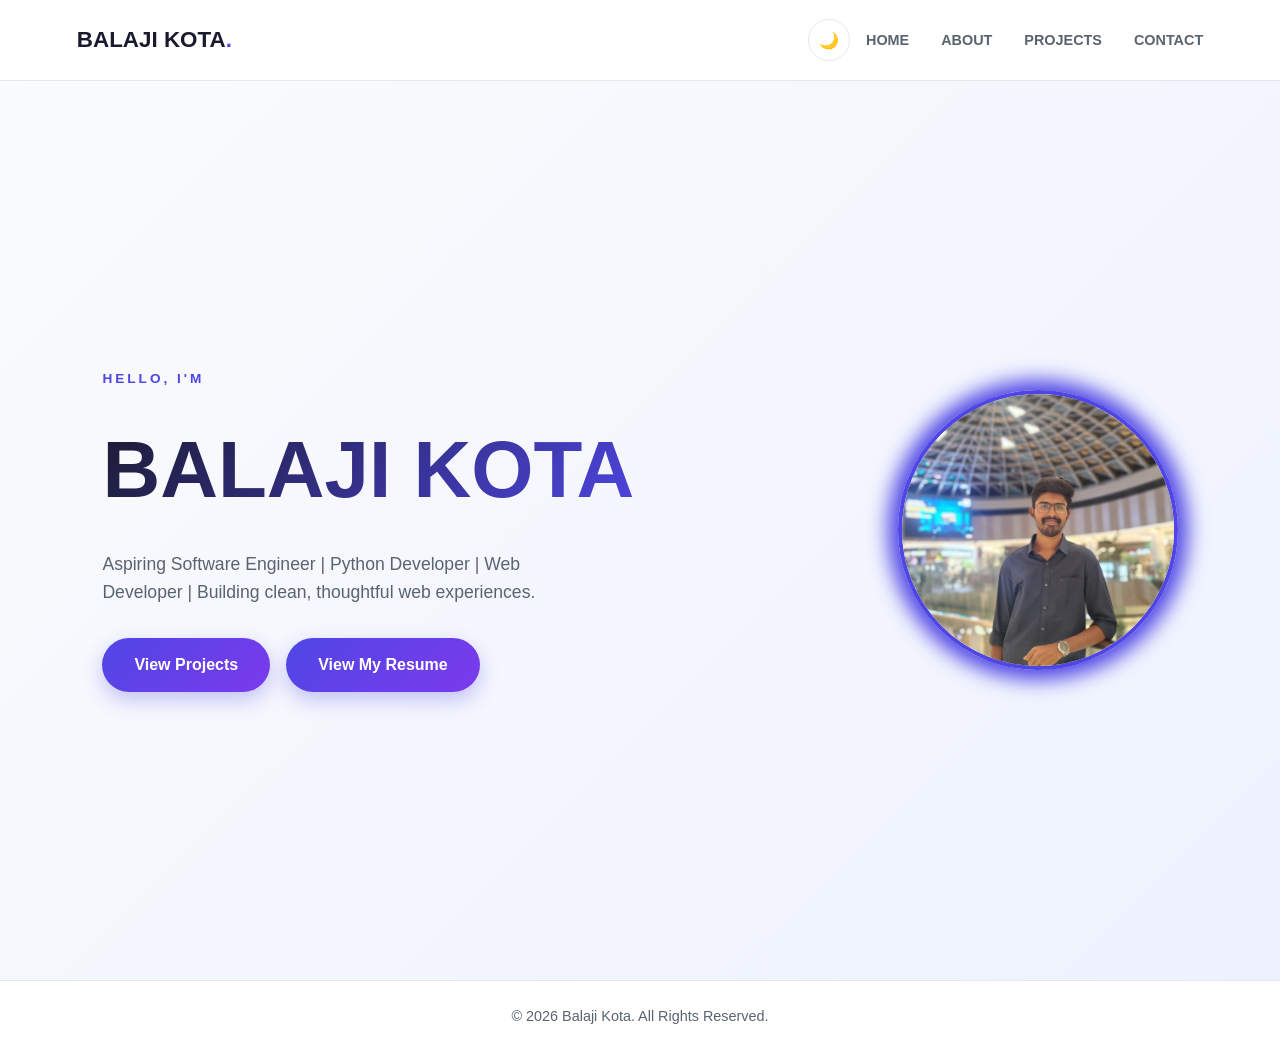
<file: index.html>
<!DOCTYPE html>
<html lang="en">
<head>
  <meta charset="UTF-8" />
  <meta name="viewport" content="width=device-width, initial-scale=1.0" />
  <title>BALAJI KOTA — Portfolio</title>
  <link rel="stylesheet" href="./style.css" />
</head>
<body>
    <!-- Header -->
    <header id="header">
        <div class="logo">BALAJI KOTA<span>.</span></div>
        <div class="header-actions">
            <button class="theme-toggle" id="theme-toggle" type="button" aria-label="Switch to dark mode">
                <span class="theme-icon">🌙</span>
            </button>
            <ul>
                <li><a href="./index.html">HOME</a></li>
                <li><a href="./about.html">ABOUT</a></li>
                <li><a href="./projects.html">PROJECTS</a></li>
                <li><a href="./contact.html">CONTACT</a></li>
            </ul>
        </div>
    </header>

    <!-- Hero -->
    <section id="home" class="hero">
    <div class="hero-content">
        <p class="eyebrow">HELLO, I'M</p>
        <h1>BALAJI KOTA</h1>
        <p class="tagline">Aspiring Software Engineer | Python Developer | Web Developer | Building clean, thoughtful web experiences.</p>
        <div class="hero-buttons">
            <a href="./projects.html" class="btn">View Projects</a>
            <a href="https://drive.google.com/file/d/1kyGY6R2gqptXvsTjLhKB66tDxXclvtXq/view?usp=drive_link" class="btn">View My Resume</a>
        </div>
    </div>
    <div class="hero-image">
        <img src="./Images/My pic.jpeg" alt="Balaji Kota">
    </div>
    </section>
    
    <!-- Footer -->
    <footer class="footer">
        <h4>&copy; 2026 Balaji Kota. All Rights Reserved.</h4>
    </footer>

    <script>
      (function () {
        const storedTheme = localStorage.getItem('theme');
        const prefersDark = window.matchMedia('(prefers-color-scheme: dark)').matches;
        const theme = storedTheme || (prefersDark ? 'dark' : 'light');
        document.documentElement.setAttribute('data-theme', theme);
      })();

      const toggleButton = document.getElementById('theme-toggle');
      const themeIcon = toggleButton?.querySelector('.theme-icon');

      function applyTheme(theme) {
        document.documentElement.setAttribute('data-theme', theme);
        localStorage.setItem('theme', theme);
        if (themeIcon) {
          themeIcon.textContent = theme === 'dark' ? '☀️' : '🌙';
        }
        if (toggleButton) {
          toggleButton.setAttribute('aria-label', theme === 'dark' ? 'Switch to light mode' : 'Switch to dark mode');
        }
      }

      const initialTheme = document.documentElement.getAttribute('data-theme') || 'light';
      applyTheme(initialTheme);

      toggleButton?.addEventListener('click', () => {
        const currentTheme = document.documentElement.getAttribute('data-theme') === 'dark' ? 'light' : 'dark';
        applyTheme(currentTheme);
      });
    </script>

</body>
</html>
</file>
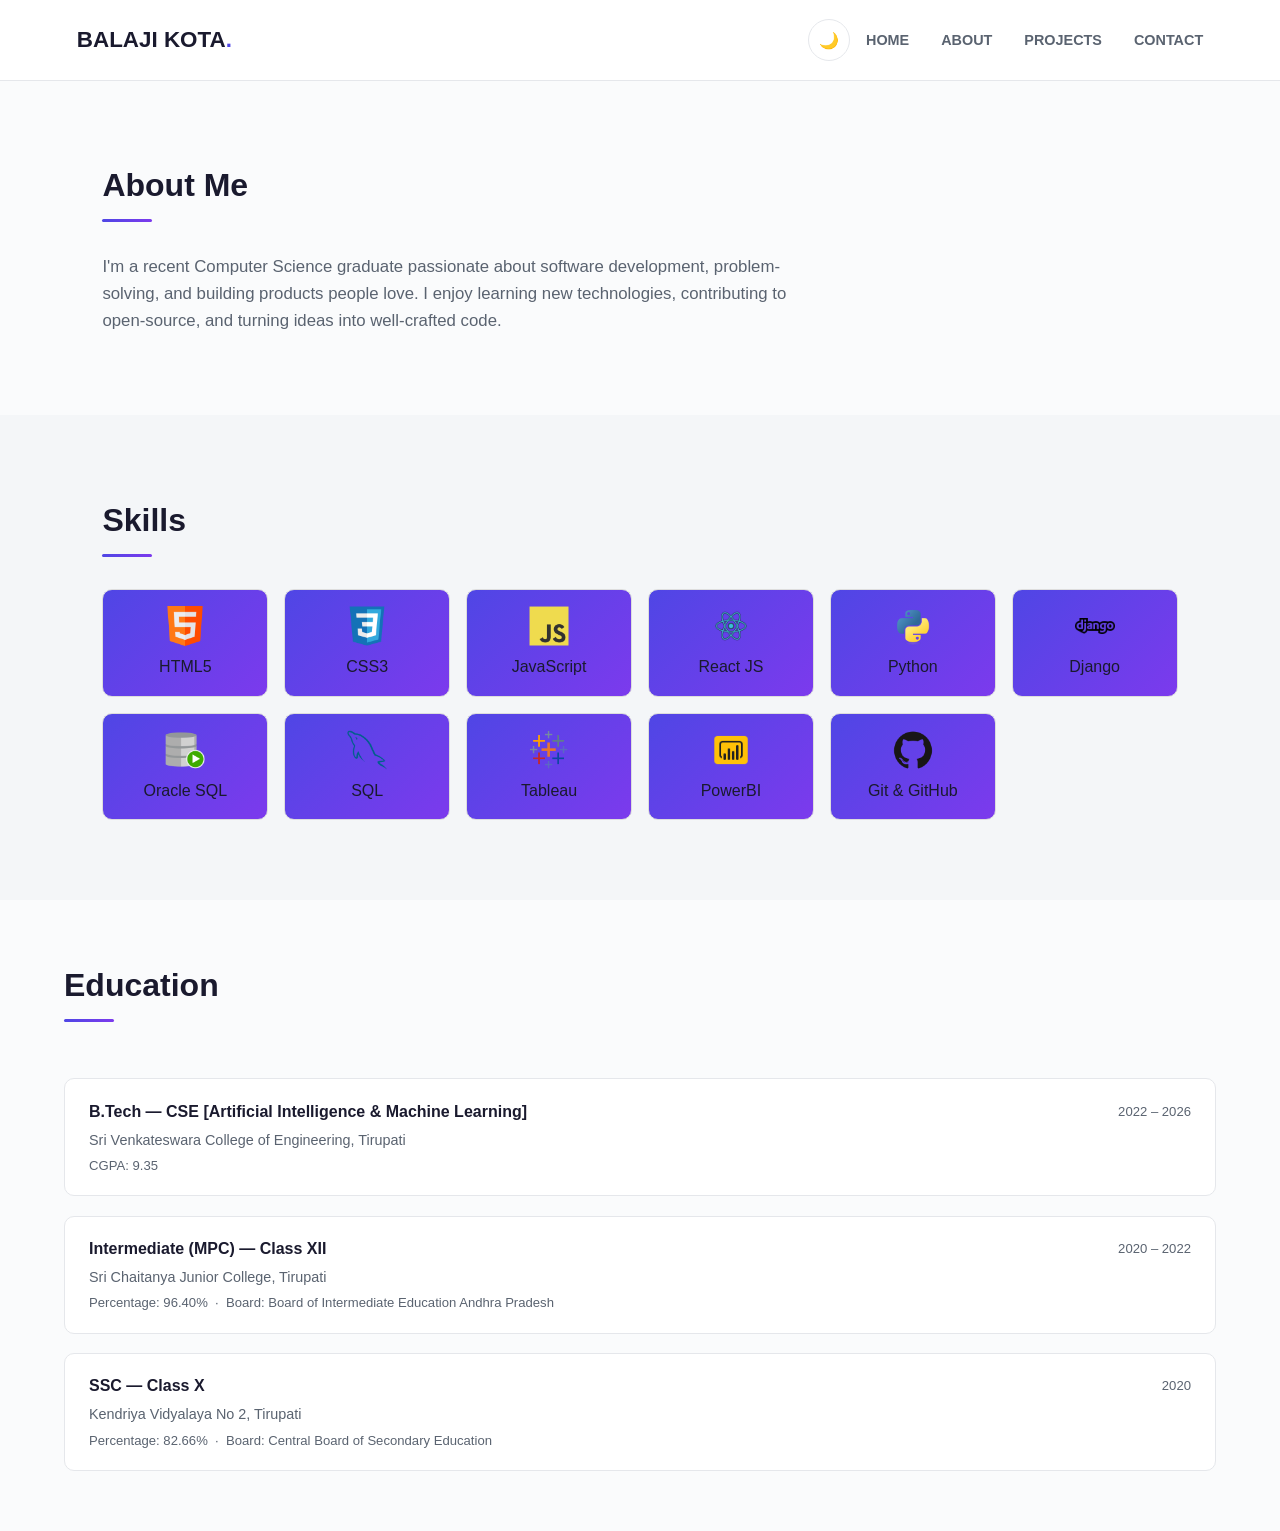
<file: about.html>
<!DOCTYPE html>
<html lang="en">
<head>
    <meta charset="UTF-8">
    <meta name="viewport" content="width=device-width, initial-scale=1.0">
    <title>BALAJI KOTA — Portfolio</title>
    <link rel="stylesheet" href="./style.css">
    <style>
        /* ── Skill Cards ── */
        
    </style>
</head>
<body>
    <!-- Header -->
    <header id="header">
        <div class="logo">BALAJI KOTA<span>.</span></div>
        <div class="header-actions">
            <button class="theme-toggle" id="theme-toggle" type="button" aria-label="Switch to dark mode">
                <span class="theme-icon">🌙</span>
            </button>
            <ul>
                <li><a href="./index.html">HOME</a></li>
                <li><a href="./about.html">ABOUT</a></li>
                <li><a href="./projects.html">PROJECTS</a></li>
                <li><a href="./contact.html">CONTACT</a></li>
            </ul>
        </div>
    </header>

    <!--About-->
    <section id="about" class="section">
    <h2>About Me</h2>
    <p>
      I'm a recent Computer Science graduate passionate about software development,
      problem-solving, and building products people love. I enjoy learning new technologies,
      contributing to open-source, and turning ideas into well-crafted code.
    </p>
  </section>

    <!-- Skills -->
    <section id="skills" class="section section-alt">
        <h2>Skills</h2>
        <div class="skills">

            <div class="skill" title="HTML5">
                <img src="./Images/html.png" >
                <span>HTML5</span>
            </div>

            <div class="skill" title="CSS3">
                <img src="./Images/CSS3.png" >
                <span>CSS3</span>
            </div>

            <div class="skill" title="JavaScript">
                <img src="./Images/JavaScript.png" >
                <span>JavaScript</span>
            </div>

            <div class="skill" title="React JS">
                <img src="./Images/icons8-react-100.png" >
                <span>React JS</span>
            </div>

            <div class="skill" title="Python">
                <img src="./Images/Python.png" >
                <span>Python</span>
            </div>

            <div class="skill" title="Django">
                <img src="./Images/icons8-django-100.png" >
                <span>Django</span>
            </div>

            <div class="skill" title="Oracle SQL">
                <img src="./Images/SQL Developer.png" >
                <span>Oracle SQL</span>
            </div>

            <div class="skill" title="MySQL">
                <img src="./Images/MySQL.png" >
                <span>SQL</span>
            </div>

            <div class="skill" title="Tableau">
                <img src="./Images/icons8-tableau-software-96.png" >
                <span>Tableau</span>
            </div>

            <div class="skill" title="PowerBI">
                <img src="./Images/icons8-power-bi-96.png" >
                <span>PowerBI</span>
            </div>

            <div class="skill" title="Git & GitHub">
                <img src="./Images/GitHub.png" >
                <span>Git &amp; GitHub</span>
            </div>

        </div>
    </section>

    <!-- Education -->
    <section id="education" class="section">
        <h2>Education</h2>
        <div class="education-list">

            <div class="edu-card">
                <div class="edu-top">
                    <span class="edu-degree">B.Tech — CSE [Artificial Intelligence & Machine Learning]</span>
                    <span class="edu-year">2022 – 2026</span>
                </div>
                <div class="edu-institution">Sri Venkateswara College of Engineering, Tirupati</div>
                <div class="edu-detail">CGPA: 9.35 &nbsp;</div>
            </div>

            <div class="edu-card">
                <div class="edu-top">
                    <span class="edu-degree">Intermediate (MPC) — Class XII</span>
                    <span class="edu-year">2020 – 2022</span>
                </div>
                <div class="edu-institution">Sri Chaitanya Junior College, Tirupati</div>
                <div class="edu-detail">Percentage: 96.40% &nbsp;·&nbsp; Board: Board of Intermediate Education Andhra Pradesh</div>
            </div>

            <div class="edu-card">
                <div class="edu-top">
                    <span class="edu-degree">SSC — Class X</span>
                    <span class="edu-year">2020</span>
                </div>
                <div class="edu-institution">Kendriya Vidyalaya No 2, Tirupati</div>
                <div class="edu-detail">Percentage: 82.66% &nbsp;·&nbsp; Board: Central Board of Secondary Education</div>
            </div>

        </div>
    </section>

<script>
  (function () {
    const storedTheme = localStorage.getItem('theme');
    const prefersDark = window.matchMedia('(prefers-color-scheme: dark)').matches;
    const theme = storedTheme || (prefersDark ? 'dark' : 'light');
    document.documentElement.setAttribute('data-theme', theme);
  })();

  const toggleButton = document.getElementById('theme-toggle');
  const themeIcon = toggleButton?.querySelector('.theme-icon');

  function applyTheme(theme) {
    document.documentElement.setAttribute('data-theme', theme);
    localStorage.setItem('theme', theme);
    if (themeIcon) {
      themeIcon.textContent = theme === 'dark' ? '☀️' : '🌙';
    }
    if (toggleButton) {
      toggleButton.setAttribute('aria-label', theme === 'dark' ? 'Switch to light mode' : 'Switch to dark mode');
    }
  }

  const initialTheme = document.documentElement.getAttribute('data-theme') || 'light';
  applyTheme(initialTheme);

  toggleButton?.addEventListener('click', () => {
    const currentTheme = document.documentElement.getAttribute('data-theme') === 'dark' ? 'light' : 'dark';
    applyTheme(currentTheme);
  });
</script>
</body>
</html>
</file>
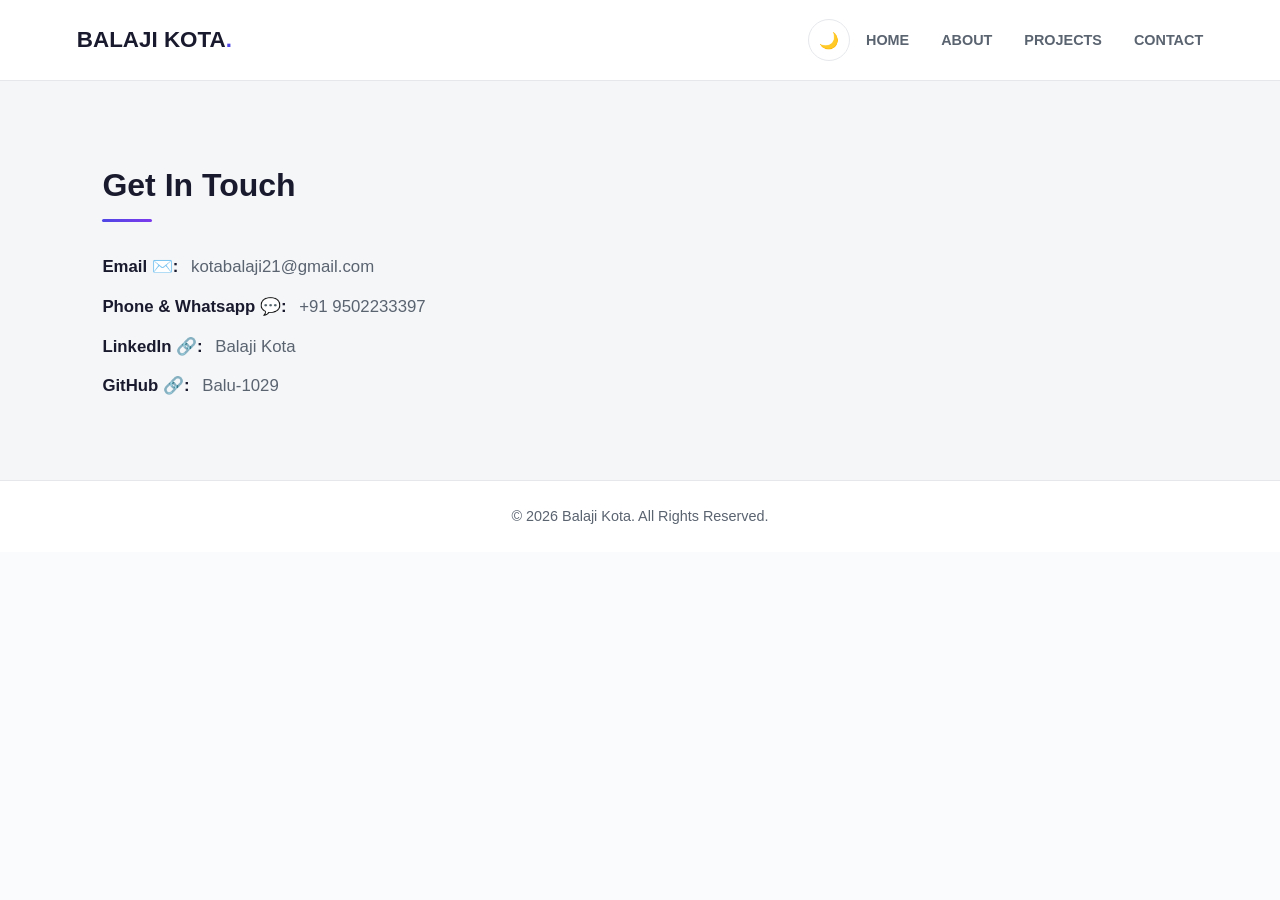
<file: contact.html>
<!DOCTYPE html>
<html lang="en">
<head>
    <meta charset="UTF-8">
    <meta name="viewport" content="width=device-width, initial-scale=1.0">
    <title>BALAJI KOTA — Portfolio</title>
    <link rel="stylesheet" href="./style.css">
</head>
<body>
    <!-- Header -->
    <header id="header">
        <div class="logo">BALAJI KOTA<span>.</span></div>
        <div class="header-actions">
            <button class="theme-toggle" id="theme-toggle" type="button" aria-label="Switch to dark mode">
                <span class="theme-icon">🌙</span>
            </button>
            <ul>
                <li><a href="./index.html">HOME</a></li>
                <li><a href="./about.html">ABOUT</a></li>
                <li><a href="./projects.html">PROJECTS</a></li>
                <li><a href="./contact.html">CONTACT</a></li>
            </ul>
        </div>
    </header>

    <!-- Contact -->
    <section id="contact" class="section section-alt">
        <h2>Get In Touch</h2>
        <ul class="contact-list">
        <li><strong>Email ✉️:</strong> <a href="mailto:kotabalaji21@gmail.com">kotabalaji21@gmail.com</a></li>
        <li><strong>Phone & Whatsapp 💬:</strong> <a href="https://wa.me/+919502233397" target="_blank">+91 9502233397</a></li>
        <li><strong>LinkedIn 🔗:</strong> <a href="http://www.linkedin.com/in/balaji-kota-36bb87280" target="_blank">Balaji Kota</a></li>
        <li><strong>GitHub 🔗:</strong> <a href="https://github.com/Balu-1029" target="_blank">Balu-1029</a></li>
        </ul>
    </section>


    <!-- Footer -->
    <footer class="footer">
        <h4>&copy; 2026 Balaji Kota. All Rights Reserved.</h4>
    </footer>
<script>
  (function () {
    const storedTheme = localStorage.getItem('theme');
    const prefersDark = window.matchMedia('(prefers-color-scheme: dark)').matches;
    const theme = storedTheme || (prefersDark ? 'dark' : 'light');
    document.documentElement.setAttribute('data-theme', theme);
  })();

  const toggleButton = document.getElementById('theme-toggle');
  const themeIcon = toggleButton?.querySelector('.theme-icon');

  function applyTheme(theme) {
    document.documentElement.setAttribute('data-theme', theme);
    localStorage.setItem('theme', theme);
    if (themeIcon) {
      themeIcon.textContent = theme === 'dark' ? '☀️' : '🌙';
    }
    if (toggleButton) {
      toggleButton.setAttribute('aria-label', theme === 'dark' ? 'Switch to light mode' : 'Switch to dark mode');
    }
  }

  const initialTheme = document.documentElement.getAttribute('data-theme') || 'light';
  applyTheme(initialTheme);

  toggleButton?.addEventListener('click', () => {
    const currentTheme = document.documentElement.getAttribute('data-theme') === 'dark' ? 'light' : 'dark';
    applyTheme(currentTheme);
  });
</script>
</body>
</html>
</file>
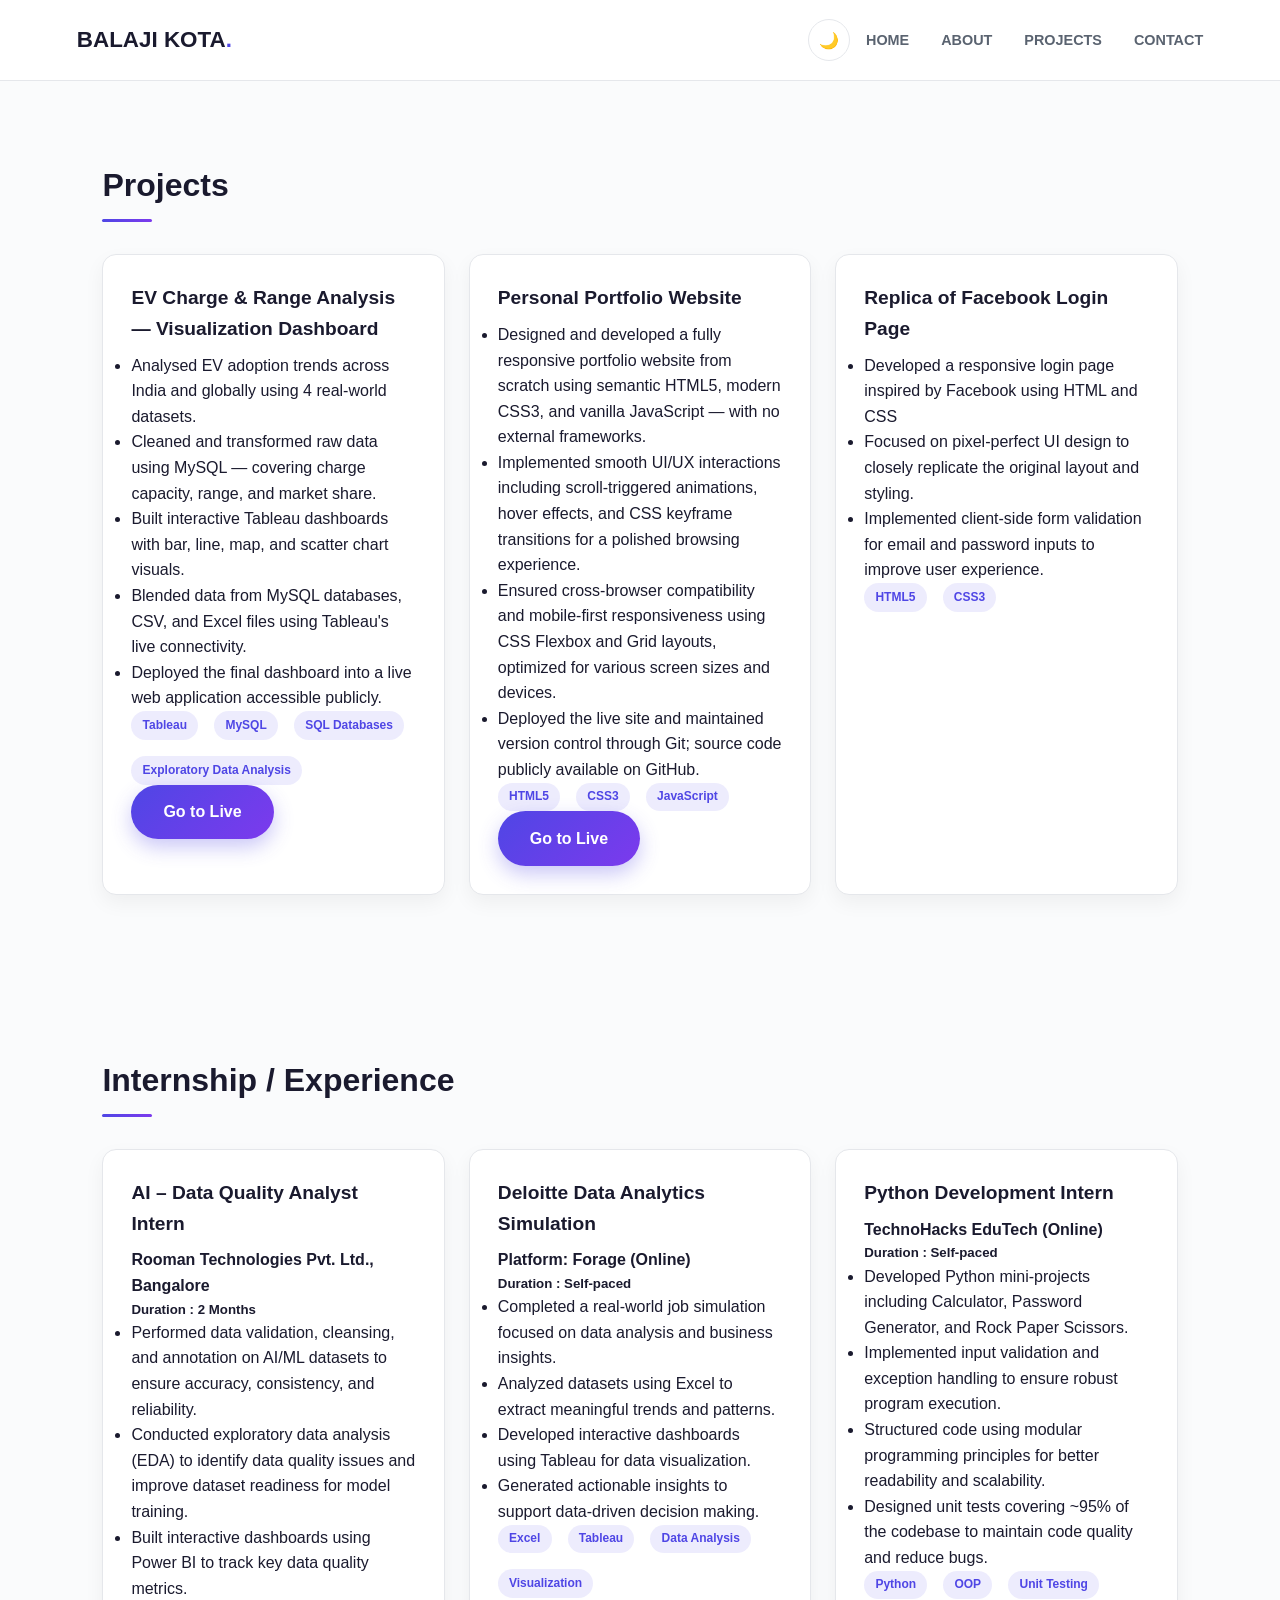
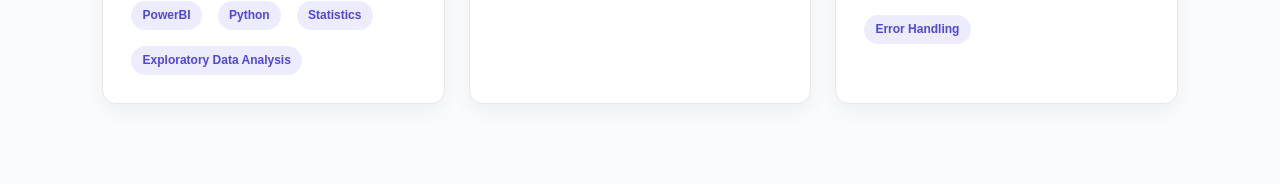
<file: projects.html>
<!DOCTYPE html>
<html lang="en">
<head>
    <meta charset="UTF-8">
    <meta name="viewport" content="width=device-width, initial-scale=1.0">
    <title>BALAJI KOTA — Portfolio</title>
    <link rel="stylesheet" href="./style.css">
</head>
<body>
    <!-- Header -->
    <header id="header">
        <div class="logo">BALAJI KOTA<span>.</span></div>
        <div class="header-actions">
            <button class="theme-toggle" id="theme-toggle" type="button" aria-label="Switch to dark mode">
                <span class="theme-icon">🌙</span>
            </button>
            <ul>
                <li><a href="./index.html">HOME</a></li>
                <li><a href="./about.html">ABOUT</a></li>
                <li><a href="./projects.html">PROJECTS</a></li>
                <li><a href="./contact.html">CONTACT</a></li>
            </ul>
        </div>
    </header>

    <!-- Projects -->
<section id="projects" class="section">
    <h2>Projects</h2>
    <div class="projects">
        <div class="project">
            <h3>EV Charge & Range Analysis — Visualization Dashboard</h3>
            <ul>
                <li>Analysed EV adoption trends across India and globally using 4 real-world datasets.</li>
                <li>Cleaned and transformed raw data using MySQL — covering charge capacity, range, and market share.</li>
                <li>Built interactive Tableau dashboards with bar, line, map, and scatter chart visuals.</li>
                <li>Blended data from MySQL databases, CSV, and Excel files using Tableau's live connectivity.</li>
                <li>Deployed the final dashboard into a live web application accessible publicly.</li>
            </ul>
            <div class="tech">
                <span>Tableau</span><span>MySQL</span><span>SQL Databases</span><span>Exploratory Data Analysis</span>
            </div>
            <div class="tech">
                <a href="https://ev-analytics1.netlify.app" class="btn" target="_blank">Go to Live</a>
            </div>
        </div>

        <div class="project">
            <h3>Personal Portfolio Website</h3>
            <ul>
                <li>Designed and developed a fully responsive portfolio website from scratch using semantic HTML5, modern CSS3, and vanilla JavaScript — with no external frameworks.</li>
                <li>Implemented smooth UI/UX interactions including scroll-triggered animations, hover effects, and CSS keyframe transitions for a polished browsing experience.</li>
                <li>Ensured cross-browser compatibility and mobile-first responsiveness using CSS Flexbox and Grid layouts, optimized for various screen sizes and devices.</li>
                <li>Deployed the live site and maintained version control through Git; source code publicly available on GitHub.</li>
            </ul>
            <div class="tech">
                <span>HTML5</span><span>CSS3</span><span>JavaScript</span>
            </div>
            <div class="tech">
                <a href="https://balajik-dev.vercel.app" class="btn" target="_blank">Go to Live</a>
            </div>
        </div>

        <div class="project">
            <h3>Replica of Facebook Login Page</h3>
            <ul>
                <li>Developed a responsive login page inspired by Facebook using HTML and CSS</li>
                <li>Focused on pixel-perfect UI design to closely replicate the original layout and styling.</li>
                <li>Implemented client-side form validation for email and password inputs to improve user experience.</li>
            </ul>
            <div class="tech">
                <span>HTML5</span><span>CSS3</span>
            </div>
        </div>
    </div>
</section>

<section id="projects" class="section">
    <h2>Internship / Experience</h2>
    <div class="projects">
        <div class="project">
            <h3>AI – Data Quality Analyst Intern</h3>
            <h4>Rooman Technologies Pvt. Ltd., Bangalore</h4>
            <h5>Duration : 2 Months</h5>
            <ul>
                <li>Performed data validation, cleansing, and annotation on AI/ML datasets to ensure accuracy, consistency, and reliability.</li>
                <li>Conducted exploratory data analysis (EDA) to identify data quality issues and improve dataset readiness for model training.</li>
                <li>Built interactive dashboards using Power BI to track key data quality metrics.</li>
            </ul>
            <div class="tech">
                <span>PowerBI</span><span>Python</span><span>Statistics</span><span>Exploratory Data Analysis</span>
            </div>
        </div>

        <div class="project">
            <h3>Deloitte Data Analytics Simulation</h3>
            <h4>Platform: Forage (Online)</h4>
            <h5>Duration : Self-paced</h5>
            <ul>
                <li>Completed a real-world job simulation focused on data analysis and business insights.</li>
                <li>Analyzed datasets using Excel to extract meaningful trends and patterns.</li>
                <li>Developed interactive dashboards using Tableau for data visualization.</li>
                <li>Generated actionable insights to support data-driven decision making.</li>
            </ul>
            <div class="tech">
                <span>Excel</span><span>Tableau</span><span>Data Analysis</span><span>Visualization</span>
            </div>
        </div>

        <div class="project">
            <h3>Python Development Intern</h3>
            <h4>TechnoHacks EduTech (Online)</h4>
            <h5>Duration : Self-paced</h5>
            <ul>
                <li>Developed Python mini-projects including Calculator, Password Generator, and Rock Paper Scissors.</li>
                <li>Implemented input validation and exception handling to ensure robust program execution.</li>
                <li>Structured code using modular programming principles for better readability and scalability.</li>
                <li>Designed unit tests covering ~95% of the codebase to maintain code quality and reduce bugs.</li>
            </ul>
            <div class="tech">
                <span>Python</span><span>OOP</span><span>Unit Testing</span><span>Error Handling</span>
            </div>
        </div>
    </div>
</section>
    
<script>
  (function () {
    const storedTheme = localStorage.getItem('theme');
    const prefersDark = window.matchMedia('(prefers-color-scheme: dark)').matches;
    const theme = storedTheme || (prefersDark ? 'dark' : 'light');
    document.documentElement.setAttribute('data-theme', theme);
  })();

  const toggleButton = document.getElementById('theme-toggle');
  const themeIcon = toggleButton?.querySelector('.theme-icon');

  function applyTheme(theme) {
    document.documentElement.setAttribute('data-theme', theme);
    localStorage.setItem('theme', theme);
    if (themeIcon) {
      themeIcon.textContent = theme === 'dark' ? '☀️' : '🌙';
    }
    if (toggleButton) {
      toggleButton.setAttribute('aria-label', theme === 'dark' ? 'Switch to light mode' : 'Switch to dark mode');
    }
  }

  const initialTheme = document.documentElement.getAttribute('data-theme') || 'light';
  applyTheme(initialTheme);

  toggleButton?.addEventListener('click', () => {
    const currentTheme = document.documentElement.getAttribute('data-theme') === 'dark' ? 'light' : 'dark';
    applyTheme(currentTheme);
  });
</script>
</body>
</html>
</file>
<file: style.css>
/* ===== Reset ===== */
* {
  margin: 0;
  padding: 0;
  box-sizing: border-box;
  font-family:'Gill Sans', 'Gill Sans MT', Calibri, 'Trebuchet MS', sans-serif;
}

:root {
  --bg: #fafbfc;
  --surface: #ffffff;
  --surface-alt: #f4f6f8;
  --text: #1a1a2e;
  --muted: #5a6370;
  --border: #e5e7eb;
  --accent: #4f46e5;
  --accent-2: #7c3aed;
  --hero-bg: linear-gradient(135deg, #fafbfc, #eef2ff);
  --hero-text: #5a6370;
  --header-bg: rgba(255, 255, 255, 0.9);
  --card-bg: #ffffff;
  --card-shadow: rgba(0, 0, 0, 0.05);
  --btn-shadow: rgba(79, 70, 229, 0.3);
  --btn-shadow-hover: rgba(79, 70, 229, 0.4);
}

:root[data-theme="dark"] {
  --bg: #0f172a;
  --surface: #111827;
  --surface-alt: #1f2937;
  --text: #f3f4f6;
  --muted: #cbd5e1;
  --border: #334155;
  --accent: #8b5cf6;
  --accent-2: #60a5fa;
  --hero-bg: linear-gradient(135deg, #0f172a, #1e293b);
  --hero-text: #cbd5e1;
  --header-bg: rgba(15, 23, 42, 0.9);
  --card-bg: #111827;
  --card-shadow: rgba(2, 8, 23, 0.35);
  --btn-shadow: rgba(96, 165, 250, 0.25);
  --btn-shadow-hover: rgba(96, 165, 250, 0.35);
}

html {
  scroll-behavior: smooth;
}

body {
  padding-top: 80px;
  background: var(--bg);
  color: var(--text);
  line-height: 1.6;
  transition: background 0.3s ease, color 0.3s ease;
}

a {
  text-decoration: none;
  color: inherit;
}

/* ===== Header ===== */
.header-actions {
  display: flex;
  align-items: center;
  gap: 1rem;
}

.theme-toggle {
  border: 1px solid var(--border);
  background: var(--surface);
  color: var(--text);
  width: 42px;
  height: 42px;
  border-radius: 50%;
  display: grid;
  place-items: center;
  cursor: pointer;
  transition: transform 0.3s ease, border-color 0.3s ease, background 0.3s ease;
}

.theme-toggle:hover {
  transform: translateY(-2px);
  border-color: var(--accent);
}

.theme-toggle .theme-icon {
  font-size: 1rem;
}

#header {
  width: 100%;
  background-color: var(--header-bg);
  border-bottom: 1px solid var(--border);
  padding: 1.2rem 6%;
  position: fixed;
  top: 0;
  z-index: 100;
  display: flex;
  justify-content: space-between;
  align-items: center;
  backdrop-filter: blur(10px);
}

#header .logo {
  font-size: 1.4rem;
  font-weight: bold;
  color: var(--text);
}
#header .logo span {
  color: var(--accent);
}

#header ul {
  display: flex;
  list-style: none;
  gap: 2rem;
}

#header a {
  color: var(--muted);
  font-weight: 600;
  font-size: 0.9rem;
  display: inline-block;
  transition: transform 0.3s ease; 
}

#header a:hover {
    transform: scale(1.1);
    color: var(--accent);
}

/* ===== Hero ===== */
.hero {
  min-height: 100vh;
  display: flex;
  flex-direction: row;
  justify-content: space-between;
  align-items: center;
  padding: 0 8%;
  background: var(--hero-bg);
  gap: 2rem;
}

.hero-content {
  display: flex;
  flex-direction: column;
  align-items: flex-start;
  flex: 1;
}

.hero .eyebrow {
  color: #4f46e5;
  font-weight: 600;
  letter-spacing: 3px;
  font-size: 0.85rem;
  margin-bottom: 1rem;
}

.hero h1 {
  font-size: clamp(2.5rem, 7vw, 5rem);
  font-weight: 800;
  margin-bottom: 1rem;
  background: linear-gradient(135deg, #1a1a2e, #4f46e5);
  -webkit-background-clip: text;
  background-clip: text;
  color: transparent;
}

:root[data-theme="dark"] .hero h1 {
  background: linear-gradient(135deg, #ffffff, #8b5cf6 60%, #38bdf8);
  -webkit-background-clip: text;
  background-clip: text;
  color: transparent;
}

.hero .tagline {
  font-size: 1.1rem;
  color: var(--hero-text);
  margin-bottom: 2rem;
  max-width: 500px;
}

/* ===== Side-by-side buttons ===== */
.hero-buttons {
  display: flex;
  flex-direction: row;
  gap: 1rem;
  flex-wrap: wrap;
}

.btn {
  display: inline-block;
  padding: 0.9rem 2rem;
  background: linear-gradient(135deg, var(--accent), var(--accent-2));
  color: #fff;
  border-radius: 30px;
  font-weight: 600;
  transition: transform 0.3s, box-shadow 0.3s;
  box-shadow: 0 8px 20px var(--btn-shadow);
  text-decoration: none;
}

.btn:hover {
  transform: translateY(-3px);
  box-shadow: 0 12px 26px var(--btn-shadow-hover);
}


/* ===== Image container ===== */
.hero-image {
  flex-shrink: 0;
  display: flex;
  align-items: center;
  justify-content: center;
}

.hero-image img {
  height: auto;
  width: 100%;
  max-width: 280px;
  border-radius: 50%;
  object-fit: cover;
  border: 4px solid var(--accent);
  box-shadow: 0 0 20px 10px var(--accent);
}


/* ===== Sections ===== */
.section {
  padding: 5rem 8%;
}
.section-alt {
  background: var(--surface-alt);
}

.section h2 {
  font-size: 2rem;
  margin-bottom: 2rem;
  position: relative;
  display: inline-block;
}
.section h2::after {
  content: '';
  display: block;
  width: 50px;
  height: 3px;
  background: linear-gradient(90deg, #4f46e5, #7c3aed);
  margin-top: 0.5rem;
  border-radius: 2px;
}

.section p {
  color: var(--muted);
  max-width: 700px;
  font-size: 1.05rem;
}

/* ===== Skills ===== */
.skills {
  display: flex;
  flex-wrap: wrap;
  gap: 1rem;
}
  
.skill {
  background: linear-gradient(135deg, var(--accent), var(--accent-2));
  display: flex;
  flex-direction: column;
  align-items: center;
  gap: 0.5rem;
  padding: 1rem;
  border: 1px solid #ddd;
  border-radius: 10px;
  min-width: 90px;
  text-align: center;
  transition: transform 0.2s, box-shadow 0.2s;}
.skill:hover {
  transform: translateY(-4px);
  box-shadow: 0 6px 18px rgba(0,0,0,0.12);}
.skill img {
   width: 40px;
  height: 40px;
  object-fit: contain;
}

/* ── Education Section ── */
#education {
  padding: 60px 5%;
}

.education-list {
  display: flex;
  flex-direction: column;
  gap: 1.2rem;
  margin-top: 1.5rem;
}

.edu-card {
  border: 1px solid var(--border);
  background: var(--surface);
  border-radius: 10px;
  padding: 1.2rem 1.5rem;
  transition: transform 0.2s, box-shadow 0.2s;
}

.edu-card:hover {
  transform: translateY(-4px);
  box-shadow: 0 4px 16px rgba(0,0,0,0.1);
}

.edu-top {
  display: flex;
  justify-content: space-between;
  align-items: center;
  flex-wrap: wrap;
  gap: 0.4rem;
  margin-bottom: 0.3rem;
}

.edu-degree {
  font-weight: 700;
  font-size: 1rem;
}

.edu-year {
  font-size: 0.82rem;
  color: var(--muted);
}

.edu-institution {
  font-size: 0.9rem;
  color: var(--muted);
  margin-bottom: 0.2rem;
}

.edu-detail {
  font-size: 0.82rem;
  color: var(--muted);
}
.skills {
  display: grid;
  grid-template-columns: repeat(auto-fill, minmax(140px, 1fr));
  gap: 1rem;
}

.projects {
  display: grid;
  grid-template-columns: repeat(auto-fit, minmax(260px, 1fr));
  gap: 1.5rem;
} 

/* Projects Section */

.project {
  background: var(--card-bg);
  padding: 1.75rem;
  border-radius: 14px;
  border: 1px solid var(--border);
  box-shadow: 0 8px 20px var(--card-shadow);
  transition: transform 0.3s, border-color 0.3s;
}
.project:hover {
  transform: translateY(-6px);
  border-color: var(--accent);
}

.project h3 {
  font-size: 1.2rem;
  margin-bottom: 0.5rem;
}

.project p {
  color: var(--muted);
  margin-bottom: 1rem;
}

.tech {
  display: flex;
  flex-wrap: wrap;
  gap: 1rem;
}
.tech span {
  font-size: 0.75rem;
  padding: 0.3rem 0.7rem;
  background: rgba(79, 70, 229, 0.1);
  color: var(--accent);
  border-radius: 20px;
  font-weight: 600;
}

/* ===== Contact ===== */
.contact-list {
  list-style: none;
  display: grid;
  gap: 0.8rem;
  font-size: 1.05rem;
}
.contact-list strong {
  color: var(--text);
  margin-right: 0.5rem;
}
.contact-list a {
  color: var(--muted);
  transition: color 0.3s;
}
.contact-list a:hover {
  color: var(--accent);
}

/* ===== Footer ===== */
.footer {
  background: var(--surface);
  border-top: 1px solid var(--border);
  text-align: center;
  padding: 1.5rem;
}
.footer h4 {
  color: var(--muted);
  font-weight: 400;
  font-size: 0.9rem;
}

/* ===== Responsive ===== */
@media (max-width: 700px) {
  #header {
    flex-direction: column;
    gap: 0.75rem;
    padding: 1rem;
    align-items: center;
    text-align: center;
  }
  #header ul {
    gap: 1rem;
    flex-wrap: wrap;
    justify-content: center;
  }
   .hero {
    flex-direction: column;
    padding: 7rem 6% 3rem;
    text-align: center;
  }

  .hero-content {
    align-items: center;
  }
  .section {
    padding: 4rem 6%;
  }
}
</file>
